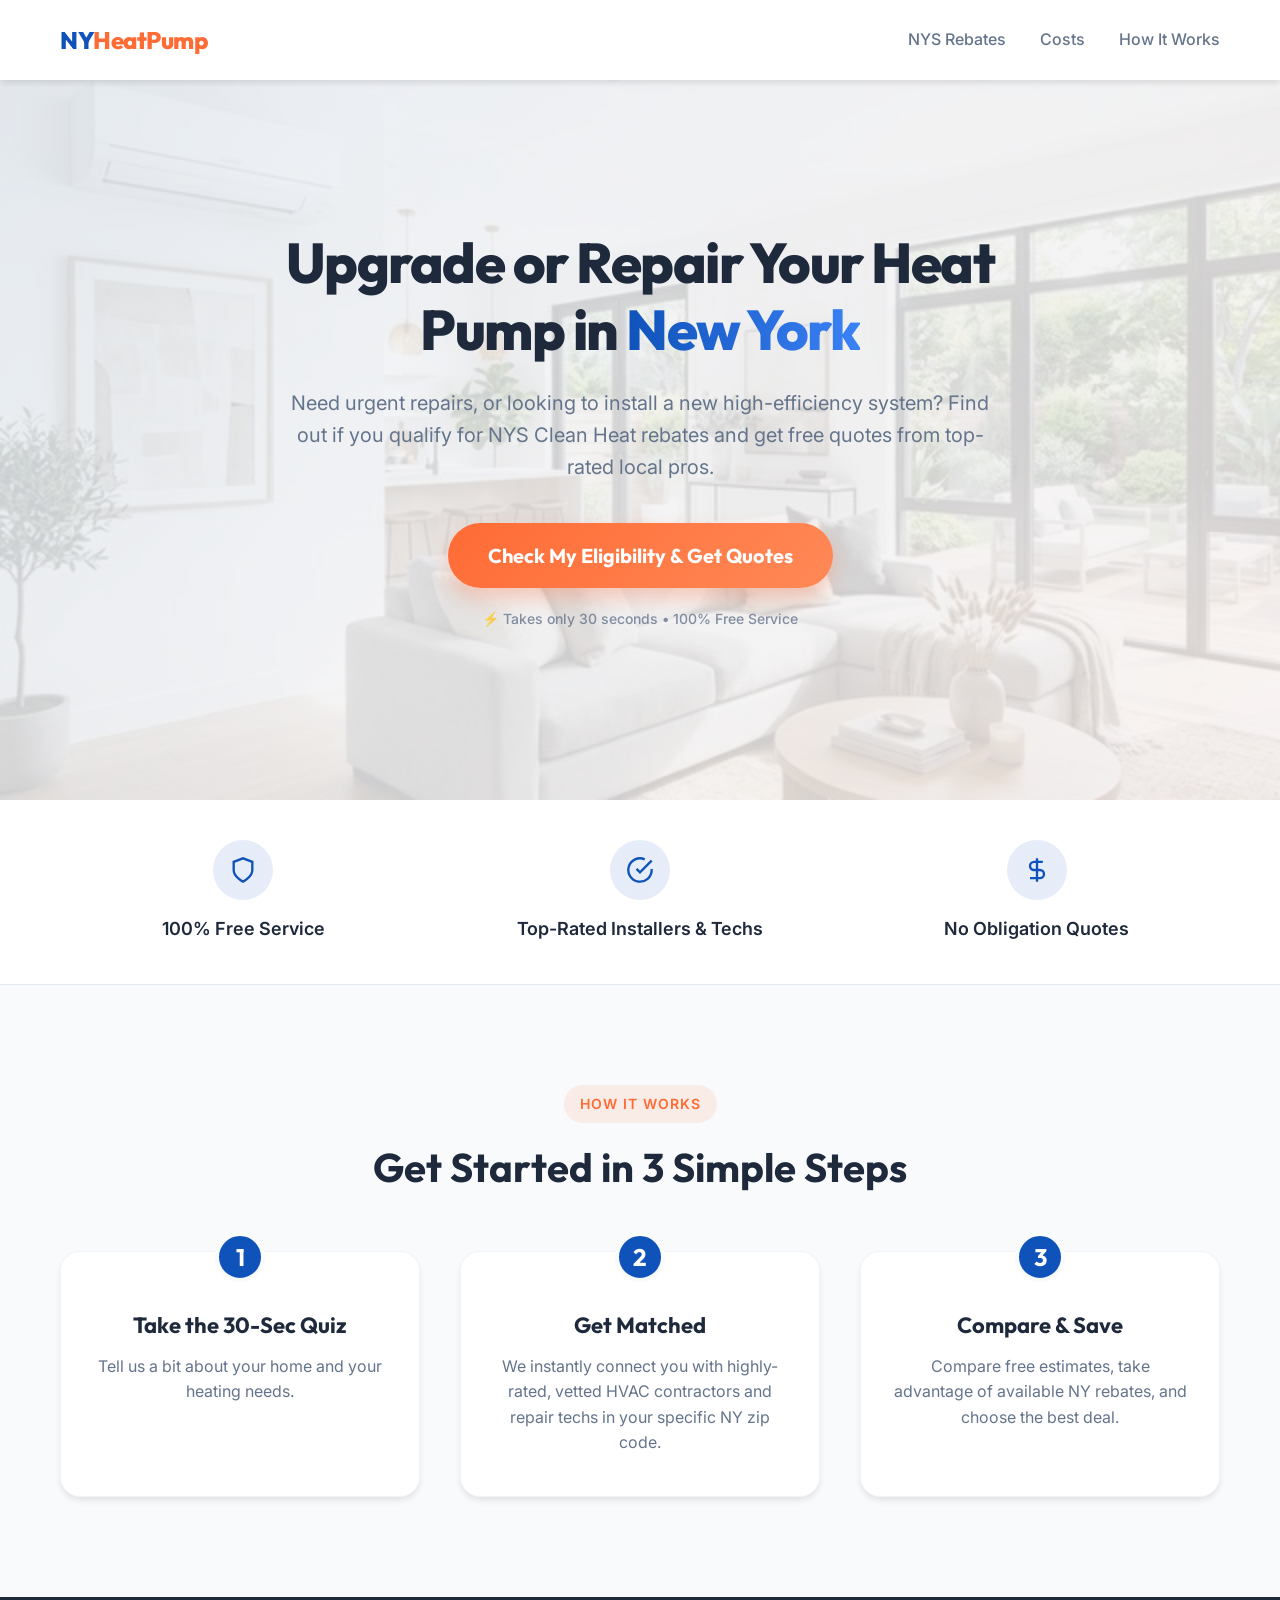
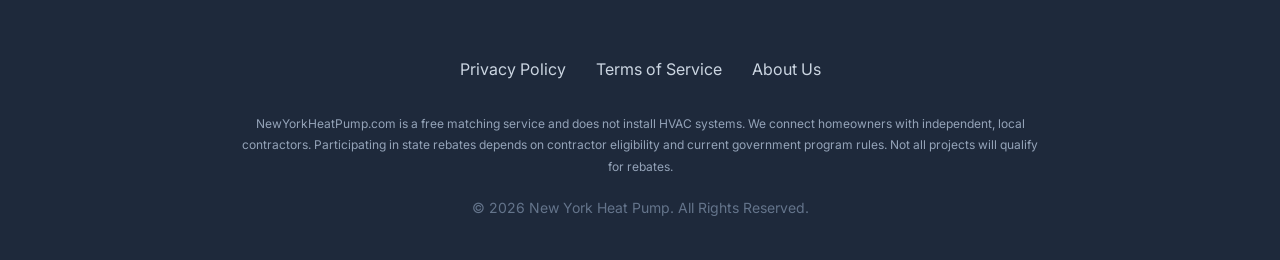
<file: index.html>
<!DOCTYPE html>
<html lang="en">
<head>
    <meta charset="UTF-8">
    <meta name="viewport" content="width=device-width, initial-scale=1.0">
    <title>Upgrade to a High-Efficiency Heat Pump in New York | New York Heat Pump</title>
    <meta name="description" content="Stop overpaying for heating and cooling. Find out if you qualify for NYS Clean Heat rebates and get free quotes from top-rated local installers.">
    <link href="https://fonts.googleapis.com/css2?family=Outfit:wght@300;400;500;600;700;800&family=Inter:wght@400;500&display=swap" rel="stylesheet">
    <link rel="stylesheet" href="style.css">
</head>
<body>
    <header class="navbar">
        <div class="container nav-content">
            <div class="logo">
                <span class="logo-ny">NY</span><span class="logo-text">HeatPump</span>
            </div>
            <nav>
                <a href="rebates.html">NYS Rebates</a>
                <a href="cost.html">Costs</a>
                <a href="about.html">How It Works</a>
            </nav>
        </div>
    </header>

    <main>
        <!-- Hero Section -->
        <section class="hero">
            <div class="container hero-wrapper">
                <div class="hero-content" id="hero-content">
                    <h1>Upgrade or Repair Your Heat Pump in <span class="highlight">New York</span></h1>
                    <p>Need urgent repairs, or looking to install a new high-efficiency system? Find out if you qualify for NYS Clean Heat rebates and get free quotes from top-rated local pros.</p>
                    <button class="cta-button pulse" onclick="startQuiz()">Check My Eligibility & Get Quotes</button>
                    <p class="hero-micro-text">⚡ Takes only 30 seconds • 100% Free Service</p>
                </div>
                
                <!-- Quiz Container (Initially Hidden) -->
                <div class="quiz-container" id="quiz-container" style="display: none;">
                    <div class="progress-bar">
                        <div class="progress-fill" id="progress-fill"></div>
                    </div>
                    <div id="quiz-content" class="quiz-content">
                        <!-- Content injected via JS -->
                    </div>
                </div>
            </div>
            <div class="hero-background"></div>
        </section>

        <!-- Trust Bar -->
        <section class="trust-bar">
            <div class="container trust-grid">
                <div class="trust-item">
                    <div class="icon-wrapper">
                        <svg viewBox="0 0 24 24" fill="none" stroke="currentColor" stroke-width="2"><path d="M12 22s8-4 8-10V5l-8-3-8 3v7c0 6 8 10 8 10z"></path></svg>
                    </div>
                    <span>100% Free Service</span>
                </div>
                <div class="trust-item">
                    <div class="icon-wrapper">
                        <svg viewBox="0 0 24 24" fill="none" stroke="currentColor" stroke-width="2"><path d="M22 11.08V12a10 10 0 1 1-5.93-9.14"></path><polyline points="22 4 12 14.01 9 11.01"></polyline></svg>
                    </div>
                    <span>Top-Rated Installers & Techs</span>
                </div>
                <div class="trust-item">
                    <div class="icon-wrapper">
                        <svg viewBox="0 0 24 24" fill="none" stroke="currentColor" stroke-width="2"><path d="M12 2v20M17 5H9.5a3.5 3.5 0 0 0 0 7h5a3.5 3.5 0 0 1 0 7H6"></path></svg>
                    </div>
                    <span>No Obligation Quotes</span>
                </div>
            </div>
        </section>

        <!-- How It Works Section -->
        <section class="how-it-works container">
            <div class="section-badge">How It Works</div>
            <h2>Get Started in 3 Simple Steps</h2>
            <div class="steps-grid">
                <div class="step-card glass">
                    <div class="step-number">1</div>
                    <h3>Take the 30-Sec Quiz</h3>
                    <p>Tell us a bit about your home and your heating needs.</p>
                </div>
                <div class="step-card glass">
                    <div class="step-number">2</div>
                    <h3>Get Matched</h3>
                    <p>We instantly connect you with highly-rated, vetted HVAC contractors and repair techs in your specific NY zip code.</p>
                </div>
                <div class="step-card glass">
                    <div class="step-number">3</div>
                    <h3>Compare & Save</h3>
                    <p>Compare free estimates, take advantage of available NY rebates, and choose the best deal.</p>
                </div>
            </div>
        </section>
    </main>

    <footer>
        <div class="container footer-content">
            <div class="footer-links">
                <a href="privacy.html">Privacy Policy</a>
                <a href="terms.html">Terms of Service</a>
                <a href="about.html">About Us</a>
            </div>
            <p class="disclaimer">
                NewYorkHeatPump.com is a free matching service and does not install HVAC systems. We connect homeowners with independent, local contractors. Participating in state rebates depends on contractor eligibility and current government program rules. Not all projects will qualify for rebates.
            </p>
            <p class="copyright">&copy; 2026 New York Heat Pump. All Rights Reserved.</p>
        </div>
    </footer>

    <script src="app.js"></script>
</body>
</html>
</file>
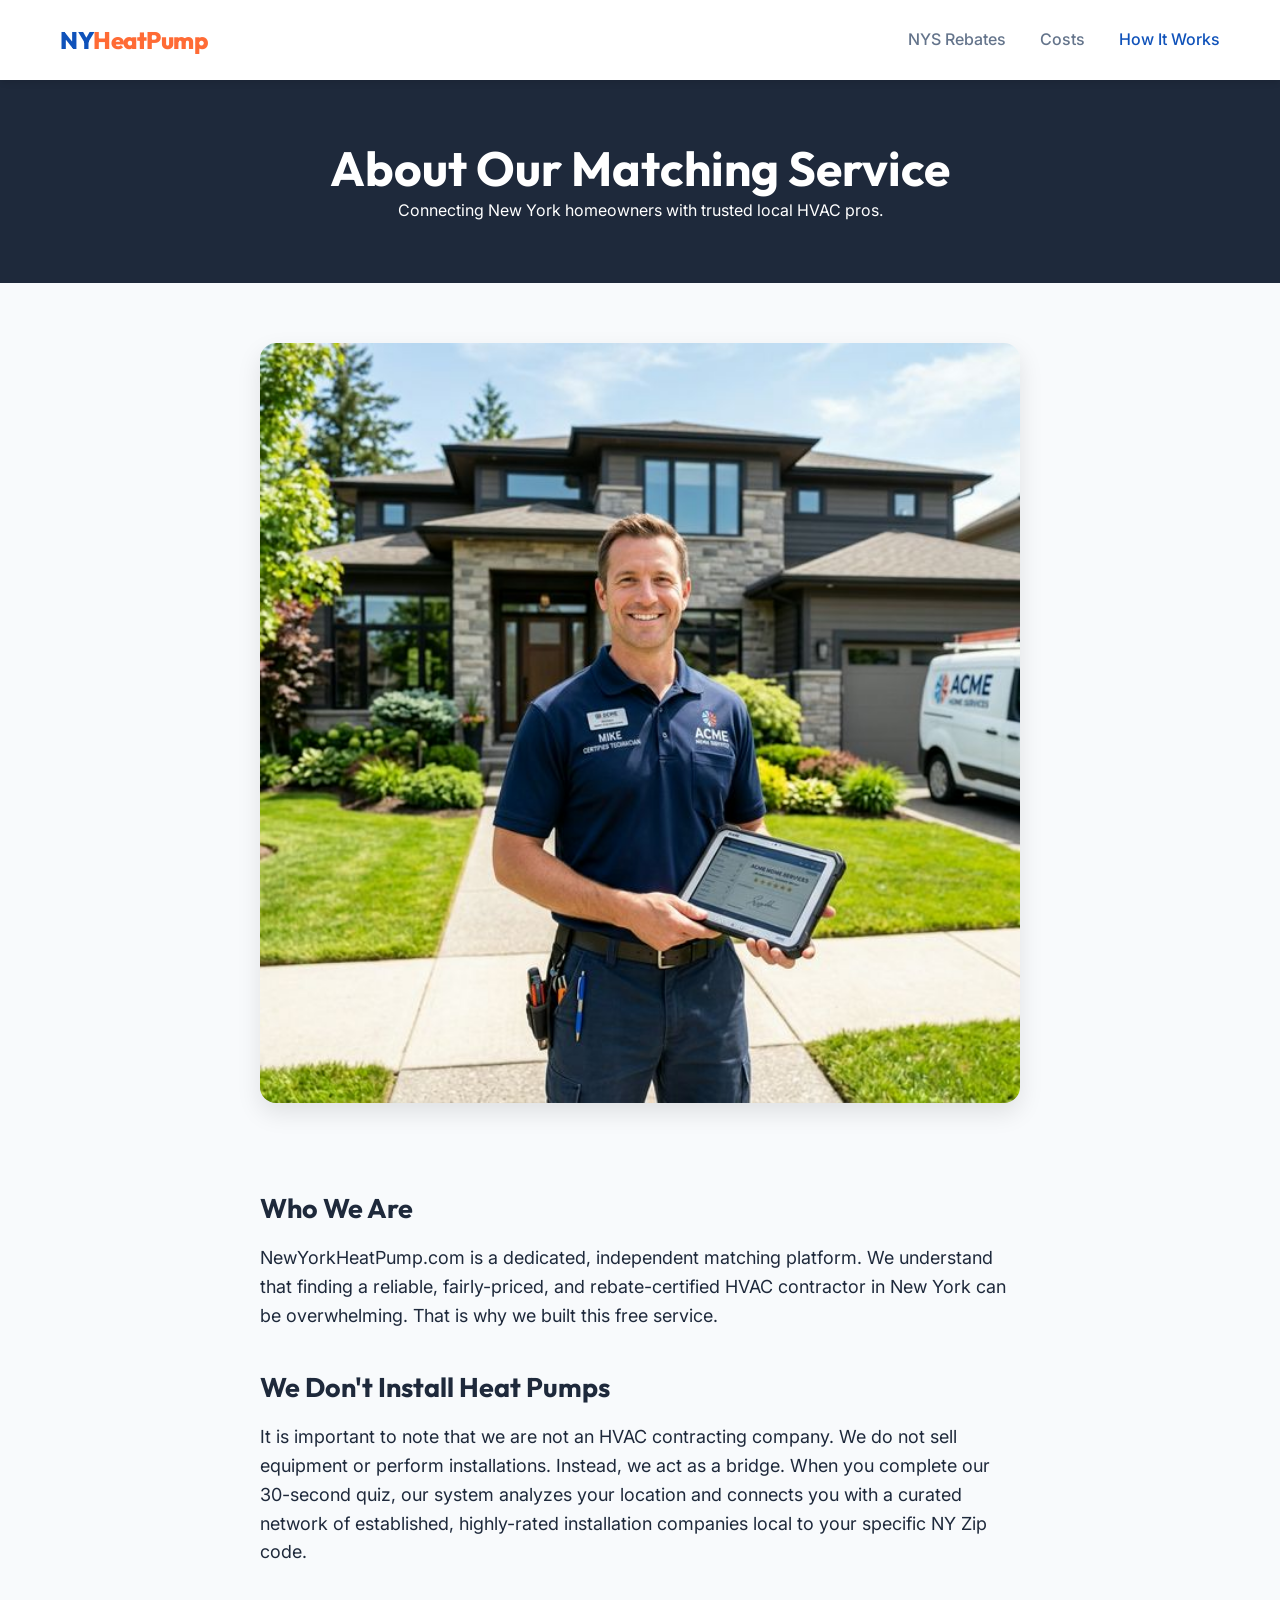
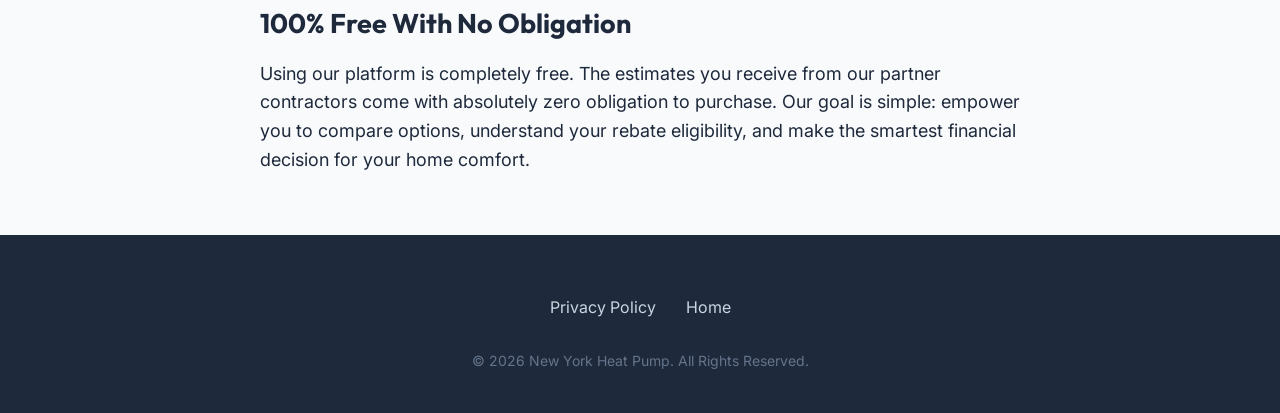
<file: about.html>
<!DOCTYPE html>
<html lang="en">
<head>
    <meta charset="UTF-8">
    <meta name="viewport" content="width=device-width, initial-scale=1.0">
    <title>How it Works | New York Heat Pump</title>
    <link href="https://fonts.googleapis.com/css2?family=Outfit:wght@300;400;500;600;700;800&family=Inter:wght@400;500&display=swap" rel="stylesheet">
    <link rel="stylesheet" href="style.css">
    <style>
        .page-header { background: var(--dark); color: white; padding: 60px 20px; text-align: center; }
        .page-header h1 { color: white; font-size: 48px; }
        .content { max-width: 800px; margin: 60px auto; padding: 0 20px; font-size: 18px; }
        .content h2 { margin-top: 40px; margin-bottom: 20px; }
    </style>
</head>
<body>
    <header class="navbar">
        <div class="container nav-content">
            <div class="logo">
                <a href="index.html" style="text-decoration:none;"><span class="logo-ny">NY</span><span class="logo-text">HeatPump</span></a>
            </div>
            <nav>
                <a href="rebates.html">NYS Rebates</a>
                <a href="cost.html">Costs</a>
                <a href="about.html" style="color:var(--primary);">How It Works</a>
            </nav>
        </div>
    </header>

    <div class="page-header">
        <div class="container">
            <h1>About Our Matching Service</h1>
            <p>Connecting New York homeowners with trusted local HVAC pros.</p>
        </div>
    </div>

    <div class="content">
        <img src="about-bg.png" alt="Trusted NY HVAC Professional" style="width: 100%; border-radius: 16px; margin-bottom: 40px; box-shadow: 0 10px 25px rgba(0,0,0,0.1);">
        
        <h2>Who We Are</h2>
        <p>NewYorkHeatPump.com is a dedicated, independent matching platform. We understand that finding a reliable, fairly-priced, and rebate-certified HVAC contractor in New York can be overwhelming. That is why we built this free service.</p>
        
        <h2>We Don't Install Heat Pumps</h2>
        <p>It is important to note that we are not an HVAC contracting company. We do not sell equipment or perform installations. Instead, we act as a bridge. When you complete our 30-second quiz, our system analyzes your location and connects you with a curated network of established, highly-rated installation companies local to your specific NY Zip code.</p>

        <h2>100% Free With No Obligation</h2>
        <p>Using our platform is completely free. The estimates you receive from our partner contractors come with absolutely zero obligation to purchase. Our goal is simple: empower you to compare options, understand your rebate eligibility, and make the smartest financial decision for your home comfort.</p>
    </div>

    <footer>
        <div class="container footer-content">
            <div class="footer-links">
                <a href="privacy.html">Privacy Policy</a>
                <a href="index.html">Home</a>
            </div>
            <p class="copyright">&copy; 2026 New York Heat Pump. All Rights Reserved.</p>
        </div>
    </footer>
</body>
</html>
</file>
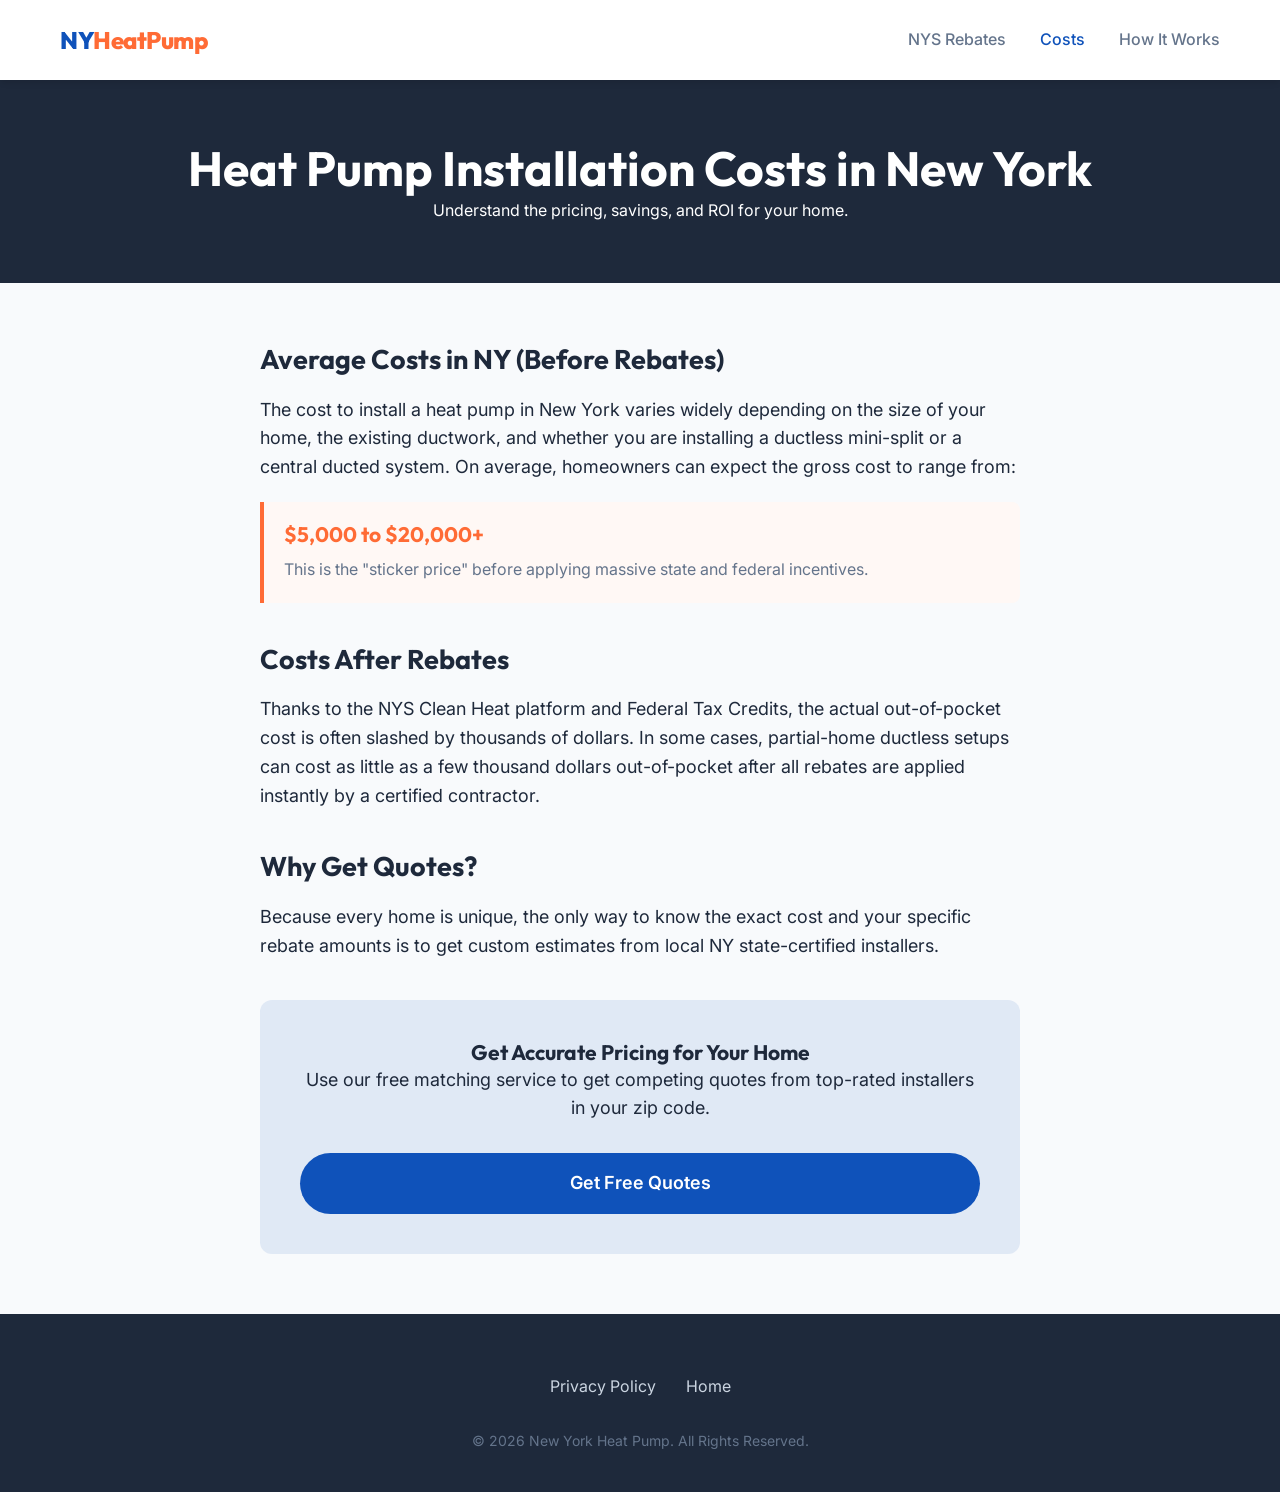
<file: cost.html>
<!DOCTYPE html>
<html lang="en">
<head>
    <meta charset="UTF-8">
    <meta name="viewport" content="width=device-width, initial-scale=1.0">
    <title>How Much Does a Heat Pump Cost in NY? | New York Heat Pump</title>
    <link href="https://fonts.googleapis.com/css2?family=Outfit:wght@300;400;500;600;700;800&family=Inter:wght@400;500&display=swap" rel="stylesheet">
    <link rel="stylesheet" href="style.css">
    <style>
        .page-header { background: var(--dark); color: white; padding: 60px 20px; text-align: center; }
        .page-header h1 { color: white; font-size: 48px; }
        .content { max-width: 800px; margin: 60px auto; padding: 0 20px; font-size: 18px; }
        .content h2 { margin-top: 40px; margin-bottom: 20px; }
        .cost-box { border-left: 4px solid var(--secondary); padding: 20px; background: #fff8f5; margin: 20px 0; border-radius: 0 8px 8px 0; }
        .cta-banner { background: rgba(15,82,186,0.1); padding: 40px; border-radius: 12px; text-align: center; margin-top: 40px; }
    </style>
</head>
<body>
    <header class="navbar">
        <div class="container nav-content">
            <div class="logo">
                <a href="index.html" style="text-decoration:none;"><span class="logo-ny">NY</span><span class="logo-text">HeatPump</span></a>
            </div>
            <nav>
                <a href="rebates.html">NYS Rebates</a>
                <a href="cost.html" style="color:var(--primary);">Costs</a>
                <a href="about.html">How It Works</a>
            </nav>
        </div>
    </header>

    <div class="page-header">
        <div class="container">
            <h1>Heat Pump Installation Costs in New York</h1>
            <p>Understand the pricing, savings, and ROI for your home.</p>
        </div>
    </div>

    <div class="content">
        <h2>Average Costs in NY (Before Rebates)</h2>
        <p>The cost to install a heat pump in New York varies widely depending on the size of your home, the existing ductwork, and whether you are installing a ductless mini-split or a central ducted system. On average, homeowners can expect the gross cost to range from:</p>
        
        <div class="cost-box">
            <h3 style="color: var(--secondary); margin-bottom: 10px;">$5,000 to $20,000+</h3>
            <p style="font-size: 16px; color: var(--gray);">This is the "sticker price" before applying massive state and federal incentives.</p>
        </div>

        <h2>Costs After Rebates</h2>
        <p>Thanks to the NYS Clean Heat platform and Federal Tax Credits, the actual out-of-pocket cost is often slashed by thousands of dollars. In some cases, partial-home ductless setups can cost as little as a few thousand dollars out-of-pocket after all rebates are applied instantly by a certified contractor.</p>

        <h2>Why Get Quotes?</h2>
        <p>Because every home is unique, the only way to know the exact cost and your specific rebate amounts is to get custom estimates from local NY state-certified installers.</p>

        <div class="cta-banner">
            <h3>Get Accurate Pricing for Your Home</h3>
            <p style="margin-bottom: 20px;">Use our free matching service to get competing quotes from top-rated installers in your zip code.</p>
            <a href="index.html" class="quiz-btn" style="display:inline-block; text-decoration:none;">Get Free Quotes</a>
        </div>
    </div>

    <footer>
        <div class="container footer-content">
            <div class="footer-links">
                <a href="privacy.html">Privacy Policy</a>
                <a href="index.html">Home</a>
            </div>
            <p class="copyright">&copy; 2026 New York Heat Pump. All Rights Reserved.</p>
        </div>
    </footer>
</body>
</html>
</file>
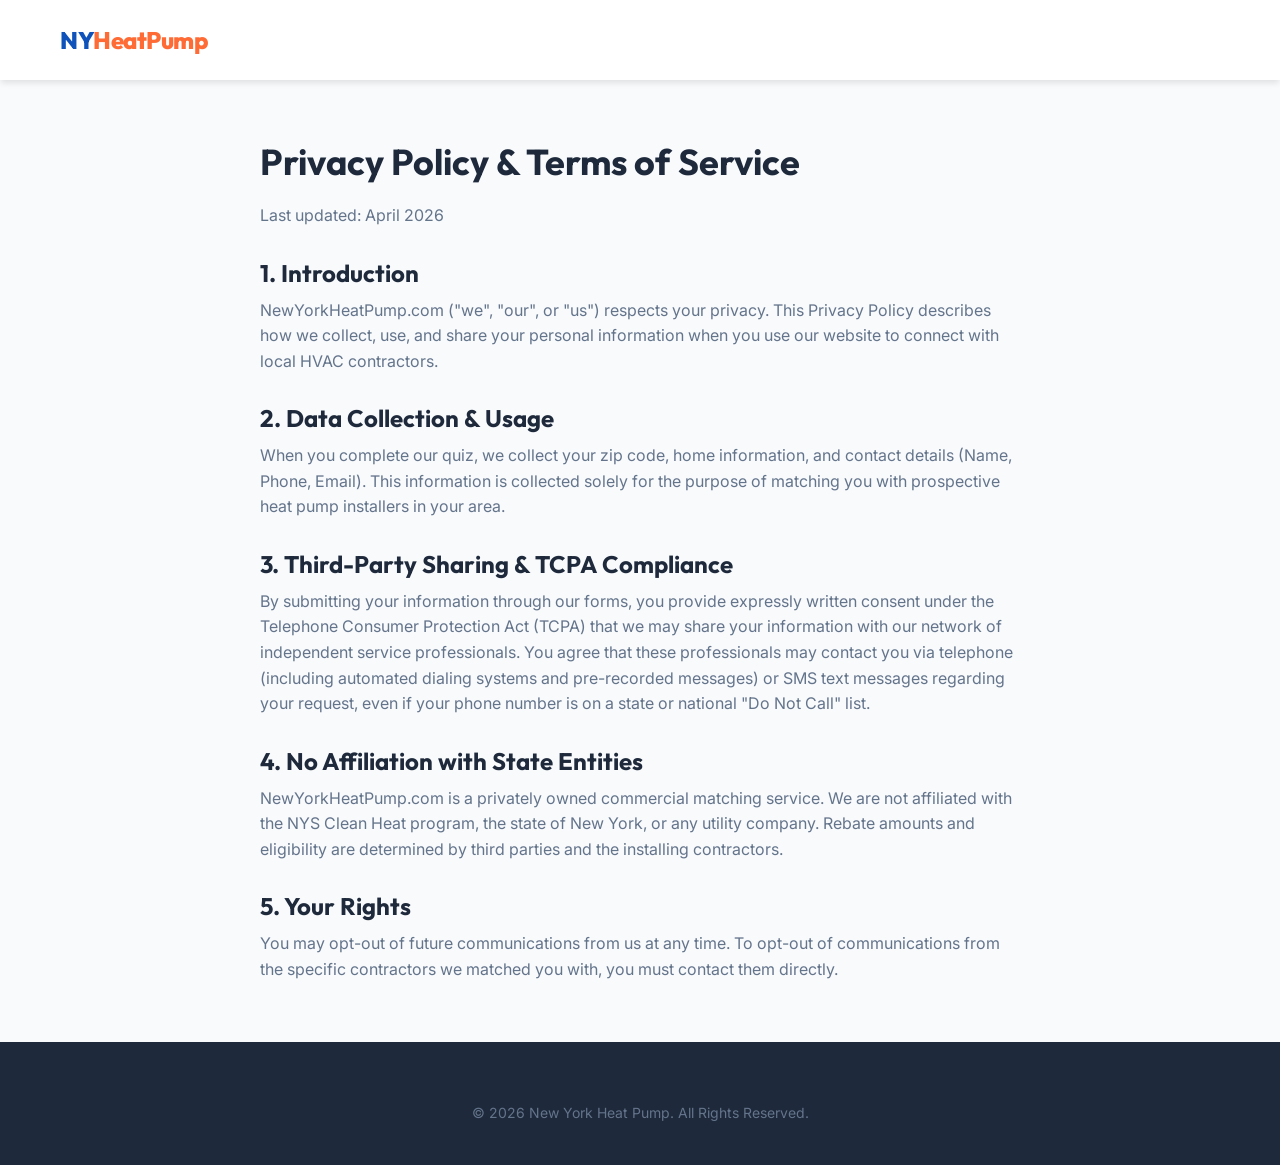
<file: privacy.html>
<!DOCTYPE html>
<html lang="en">
<head>
    <meta charset="UTF-8">
    <meta name="viewport" content="width=device-width, initial-scale=1.0">
    <title>Privacy Policy & Terms | New York Heat Pump</title>
    <link href="https://fonts.googleapis.com/css2?family=Outfit:wght@300;400;500;600;700;800&family=Inter:wght@400;500&display=swap" rel="stylesheet">
    <link rel="stylesheet" href="style.css">
    <style>
        .content { max-width: 800px; margin: 60px auto; padding: 0 20px; font-size: 16px; color: var(--gray); }
        .content h1 { color: var(--dark); font-size: 36px; margin-bottom: 20px; }
        .content h2 { color: var(--dark); margin-top: 30px; margin-bottom: 10px; font-size: 24px; }
    </style>
</head>
<body>
    <header class="navbar">
        <div class="container nav-content">
            <div class="logo">
                <a href="index.html" style="text-decoration:none;"><span class="logo-ny">NY</span><span class="logo-text">HeatPump</span></a>
            </div>
        </div>
    </header>

    <div class="content">
        <h1>Privacy Policy & Terms of Service</h1>
        <p>Last updated: April 2026</p>

        <h2>1. Introduction</h2>
        <p>NewYorkHeatPump.com ("we", "our", or "us") respects your privacy. This Privacy Policy describes how we collect, use, and share your personal information when you use our website to connect with local HVAC contractors.</p>

        <h2>2. Data Collection & Usage</h2>
        <p>When you complete our quiz, we collect your zip code, home information, and contact details (Name, Phone, Email). This information is collected solely for the purpose of matching you with prospective heat pump installers in your area.</p>

        <h2>3. Third-Party Sharing & TCPA Compliance</h2>
        <p>By submitting your information through our forms, you provide expressly written consent under the Telephone Consumer Protection Act (TCPA) that we may share your information with our network of independent service professionals. You agree that these professionals may contact you via telephone (including automated dialing systems and pre-recorded messages) or SMS text messages regarding your request, even if your phone number is on a state or national "Do Not Call" list.</p>

        <h2>4. No Affiliation with State Entities</h2>
        <p>NewYorkHeatPump.com is a privately owned commercial matching service. We are not affiliated with the NYS Clean Heat program, the state of New York, or any utility company. Rebate amounts and eligibility are determined by third parties and the installing contractors.</p>

        <h2>5. Your Rights</h2>
        <p>You may opt-out of future communications from us at any time. To opt-out of communications from the specific contractors we matched you with, you must contact them directly.</p>
    </div>

    <footer>
        <div class="container footer-content">
            <p class="copyright" style="text-align:center;">&copy; 2026 New York Heat Pump. All Rights Reserved.</p>
        </div>
    </footer>
</body>
</html>
</file>
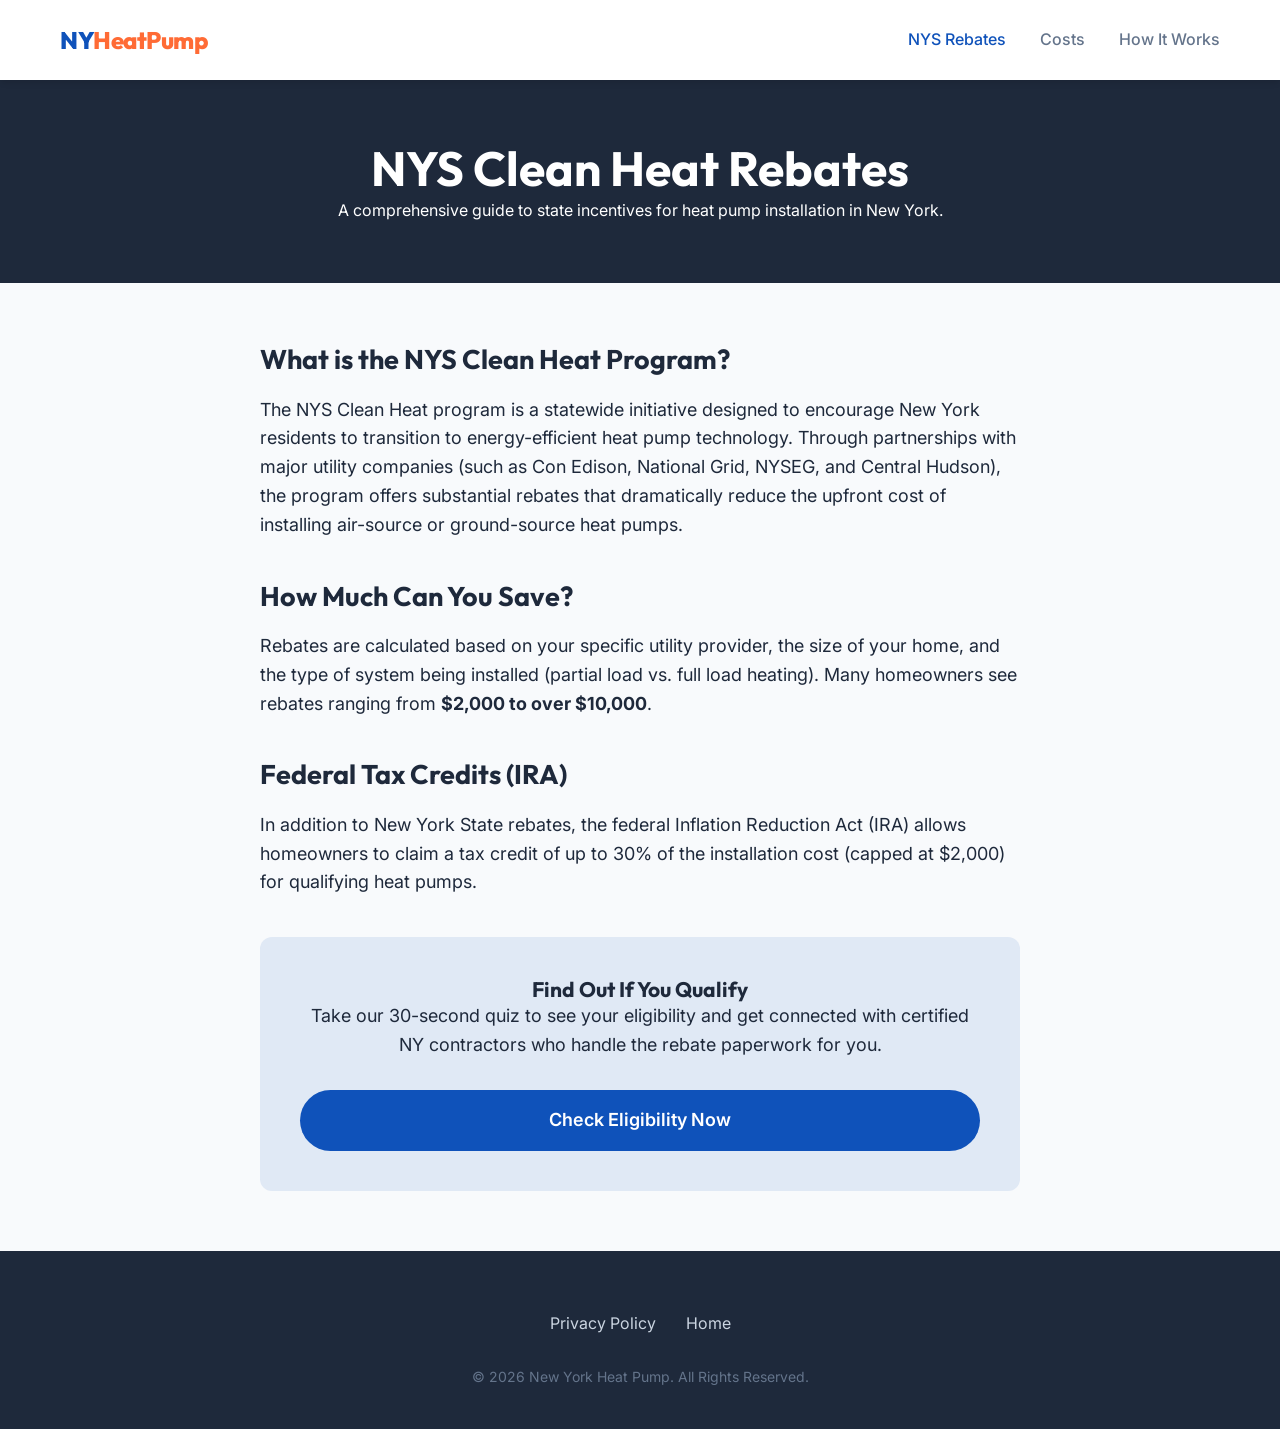
<file: rebates.html>
<!DOCTYPE html>
<html lang="en">
<head>
    <meta charset="UTF-8">
    <meta name="viewport" content="width=device-width, initial-scale=1.0">
    <title>NYS Clean Heat Rebates 2026 | New York Heat Pump</title>
    <link href="https://fonts.googleapis.com/css2?family=Outfit:wght@300;400;500;600;700;800&family=Inter:wght@400;500&display=swap" rel="stylesheet">
    <link rel="stylesheet" href="style.css">
    <style>
        .page-header { background: var(--dark); color: white; padding: 60px 20px; text-align: center; }
        .page-header h1 { color: white; font-size: 48px; }
        .content { max-width: 800px; margin: 60px auto; padding: 0 20px; font-size: 18px; }
        .content h2 { margin-top: 40px; margin-bottom: 20px; }
        .cta-banner { background: rgba(15,82,186,0.1); padding: 40px; border-radius: 12px; text-align: center; margin-top: 40px; }
    </style>
</head>
<body>
    <header class="navbar">
        <div class="container nav-content">
            <div class="logo">
                <a href="index.html" style="text-decoration:none;"><span class="logo-ny">NY</span><span class="logo-text">HeatPump</span></a>
            </div>
            <nav>
                <a href="rebates.html" style="color:var(--primary);">NYS Rebates</a>
                <a href="cost.html">Costs</a>
                <a href="about.html">How It Works</a>
            </nav>
        </div>
    </header>

    <div class="page-header">
        <div class="container">
            <h1>NYS Clean Heat Rebates</h1>
            <p>A comprehensive guide to state incentives for heat pump installation in New York.</p>
        </div>
    </div>

    <div class="content">
        <h2>What is the NYS Clean Heat Program?</h2>
        <p>The NYS Clean Heat program is a statewide initiative designed to encourage New York residents to transition to energy-efficient heat pump technology. Through partnerships with major utility companies (such as Con Edison, National Grid, NYSEG, and Central Hudson), the program offers substantial rebates that dramatically reduce the upfront cost of installing air-source or ground-source heat pumps.</p>
        
        <h2>How Much Can You Save?</h2>
        <p>Rebates are calculated based on your specific utility provider, the size of your home, and the type of system being installed (partial load vs. full load heating). Many homeowners see rebates ranging from <strong>$2,000 to over $10,000</strong>.</p>
        
        <h2>Federal Tax Credits (IRA)</h2>
        <p>In addition to New York State rebates, the federal Inflation Reduction Act (IRA) allows homeowners to claim a tax credit of up to 30% of the installation cost (capped at $2,000) for qualifying heat pumps.</p>

        <div class="cta-banner">
            <h3>Find Out If You Qualify</h3>
            <p style="margin-bottom: 20px;">Take our 30-second quiz to see your eligibility and get connected with certified NY contractors who handle the rebate paperwork for you.</p>
            <a href="index.html" class="quiz-btn" style="display:inline-block; text-decoration:none;">Check Eligibility Now</a>
        </div>
    </div>

    <footer>
        <div class="container footer-content">
            <div class="footer-links">
                <a href="privacy.html">Privacy Policy</a>
                <a href="index.html">Home</a>
            </div>
            <p class="copyright">&copy; 2026 New York Heat Pump. All Rights Reserved.</p>
        </div>
    </footer>
</body>
</html>
</file>
<file: style.css>
:root {
    --primary: #0F52BA; /* Sapphire Blue */
    --primary-light: #3B82F6;
    --primary-dark: #073885;
    --secondary: #FF6B35; /* Heat Orange */
    --accent: #10B981; /* Success Green */
    --dark: #1E293B;
    --gray: #64748B;
    --light: #F8FAFC;
    --white: #FFFFFF;
    --glass-bg: rgba(255, 255, 255, 0.95);
    --glass-border: rgba(255, 255, 255, 0.2);
    --shadow-sm: 0 4px 6px -1px rgba(0, 0, 0, 0.1);
    --shadow-lg: 0 20px 25px -5px rgba(0, 0, 0, 0.1), 0 10px 10px -5px rgba(0, 0, 0, 0.04);
}

* {
    margin: 0;
    padding: 0;
    box-sizing: border-box;
}

body {
    font-family: 'Inter', sans-serif;
    color: var(--dark);
    background-color: var(--light);
    line-height: 1.6;
    -webkit-font-smoothing: antialiased;
}

h1, h2, h3, h4 {
    font-family: 'Outfit', sans-serif;
    color: var(--dark);
    line-height: 1.2;
}

.container {
    max-width: 1200px;
    margin: 0 auto;
    padding: 0 20px;
}

/* Navbar */
.navbar {
    background-color: var(--white);
    box-shadow: var(--shadow-sm);
    position: sticky;
    top: 0;
    z-index: 100;
}

.nav-content {
    display: flex;
    justify-content: space-between;
    align-items: center;
    height: 80px;
}

.logo {
    font-family: 'Outfit', sans-serif;
    font-size: 24px;
    font-weight: 800;
    letter-spacing: -0.5px;
}

.logo-ny {
    color: var(--primary);
}

.logo-text {
    color: var(--secondary);
}

nav a {
    text-decoration: none;
    color: var(--gray);
    font-weight: 500;
    margin-left: 30px;
    transition: color 0.3s ease;
}

nav a:hover {
    color: var(--primary);
}

/* Hero Section */
.hero {
    position: relative;
    padding: 100px 0 80px;
    background: linear-gradient(135deg, rgba(15,82,186,0.05) 0%, rgba(255,107,53,0.05) 100%);
    overflow: hidden;
    min-height: 80vh;
    display: flex;
    align-items: center;
}

.hero-wrapper {
    position: relative;
    z-index: 10;
    display: flex;
    justify-content: center;
    align-items: center;
    flex-direction: column;
    text-align: center;
}

.hero-content {
    max-width: 800px;
    margin: 0 auto;
    animation: fadeInUp 0.8s ease forwards;
}

.hero h1 {
    font-size: 56px;
    font-weight: 800;
    margin-bottom: 24px;
    letter-spacing: -1.5px;
}

.highlight {
    background: linear-gradient(90deg, var(--primary), var(--primary-light));
    -webkit-background-clip: text;
    -webkit-text-fill-color: transparent;
}

.hero p {
    font-size: 20px;
    color: var(--gray);
    margin-bottom: 40px;
    max-width: 700px;
    margin-left: auto;
    margin-right: auto;
}

.cta-button {
    background: linear-gradient(135deg, var(--secondary) 0%, #ff8957 100%);
    color: var(--white);
    border: none;
    padding: 20px 40px;
    font-size: 20px;
    font-weight: 700;
    font-family: 'Outfit', sans-serif;
    border-radius: 50px;
    cursor: pointer;
    box-shadow: 0 10px 20px rgba(255, 107, 53, 0.3);
    transition: transform 0.3s cubic-bezier(0.175, 0.885, 0.32, 1.275), box-shadow 0.3s ease;
}

.cta-button:hover {
    transform: translateY(-3px) scale(1.02);
    box-shadow: 0 15px 25px rgba(255, 107, 53, 0.4);
}

.hero-micro-text {
    font-size: 14px !important;
    font-weight: 500;
    margin-top: 20px !important;
    opacity: 0.8;
}

.hero-background {
    position: absolute;
    top: 0;
    left: 0;
    width: 100%;
    height: 100%;
    background-image: url('hero-bg.png'); /* You will place the image here */
    background-size: cover;
    background-position: center;
    opacity: 0.15; /* Makes it subtle so text is readable */
    z-index: 1;
}

/* Quiz Container */
.quiz-container {
    background: var(--white);
    border-radius: 24px;
    box-shadow: var(--shadow-lg);
    width: 100%;
    max-width: 650px;
    margin: 0 auto;
    overflow: hidden;
    animation: slideInUp 0.6s ease forwards;
}

.progress-bar {
    height: 6px;
    background: #E2E8F0;
    width: 100%;
}

.progress-fill {
    height: 100%;
    background: var(--primary);
    width: 0%;
    transition: width 0.5s ease-in-out;
}

.quiz-content {
    padding: 40px;
    text-align: center;
}

.quiz-question {
    font-size: 28px;
    font-weight: 700;
    margin-bottom: 30px;
    color: var(--dark);
}

.quiz-options {
    display: flex;
    flex-direction: column;
    gap: 15px;
}

.quiz-option {
    background: var(--light);
    border: 2px solid transparent;
    padding: 18px 24px;
    border-radius: 12px;
    font-size: 18px;
    font-weight: 600;
    color: var(--dark);
    cursor: pointer;
    transition: all 0.2s ease;
    text-align: left;
    display: flex;
    align-items: center;
}

.quiz-option:hover {
    background: #EFF6FF;
    border-color: var(--primary-light);
    transform: translateX(5px);
}

.quiz-input {
    width: 100%;
    padding: 20px;
    font-size: 20px;
    border: 2px solid #E2E8F0;
    border-radius: 12px;
    margin-bottom: 20px;
    font-family: 'Inter', sans-serif;
    outline: none;
    transition: border-color 0.3s ease;
    text-align: center;
    letter-spacing: 2px;
}

.quiz-input:focus {
    border-color: var(--primary);
}

.quiz-btn {
    background: var(--primary);
    color: white;
    border: none;
    padding: 16px 40px;
    font-size: 18px;
    font-weight: 600;
    border-radius: 50px;
    cursor: pointer;
    transition: background 0.3s ease;
    width: 100%;
    margin-top: 10px;
}

.quiz-btn:hover {
    background: var(--primary-dark);
}

.tcpa-text {
    font-size: 12px;
    color: var(--gray);
    text-align: left;
    margin-top: 20px;
    display: flex;
    align-items: flex-start;
    gap: 10px;
    line-height: 1.5;
}

.tcpa-text input {
    margin-top: 3px;
    accent-color: var(--primary);
    width: 16px;
    height: 16px;
}

/* Trust Bar */
.trust-bar {
    background: var(--white);
    padding: 40px 0;
    border-bottom: 1px solid #E2E8F0;
}

.trust-grid {
    display: grid;
    grid-template-columns: repeat(3, 1fr);
    gap: 30px;
    text-align: center;
}

.trust-item {
    display: flex;
    flex-direction: column;
    align-items: center;
    gap: 15px;
}

.icon-wrapper {
    width: 60px;
    height: 60px;
    border-radius: 50%;
    background: rgba(15, 82, 186, 0.1);
    display: flex;
    align-items: center;
    justify-content: center;
    color: var(--primary);
}

.icon-wrapper svg {
    width: 28px;
    height: 28px;
}

.trust-item span {
    font-weight: 600;
    font-size: 18px;
}

/* How It Works */
.how-it-works {
    padding: 100px 20px;
    text-align: center;
}

.section-badge {
    background: rgba(255, 107, 53, 0.1);
    color: var(--secondary);
    padding: 8px 16px;
    border-radius: 50px;
    font-weight: 600;
    font-size: 14px;
    display: inline-block;
    margin-bottom: 20px;
    text-transform: uppercase;
    letter-spacing: 1px;
}

.how-it-works h2 {
    font-size: 40px;
    margin-bottom: 60px;
}

.steps-grid {
    display: grid;
    grid-template-columns: repeat(3, 1fr);
    gap: 40px;
}

.step-card {
    background: var(--white);
    padding: 40px 30px;
    border-radius: 20px;
    box-shadow: var(--shadow-sm);
    position: relative;
    transition: transform 0.3s ease, box-shadow 0.3s ease;
    border: 1px solid #f1f5f9;
}

.step-card:hover {
    transform: translateY(-10px);
    box-shadow: var(--shadow-lg);
}

.step-number {
    position: absolute;
    top: -20px;
    left: 50%;
    transform: translateX(-50%);
    width: 50px;
    height: 50px;
    background: var(--primary);
    color: var(--white);
    border-radius: 50%;
    display: flex;
    align-items: center;
    justify-content: center;
    font-size: 24px;
    font-weight: 700;
    font-family: 'Outfit', sans-serif;
    border: 4px solid var(--light);
}

.step-card h3 {
    margin-top: 20px;
    margin-bottom: 15px;
    font-size: 22px;
}

.step-card p {
    color: var(--gray);
}

/* Footer */
footer {
    background: var(--dark);
    color: #94A3B8;
    padding: 60px 0 40px;
    text-align: center;
}

.footer-links {
    margin-bottom: 30px;
    display: flex;
    justify-content: center;
    gap: 30px;
}

.footer-links a {
    color: #CBD5E1;
    text-decoration: none;
    transition: color 0.3s ease;
}

.footer-links a:hover {
    color: var(--white);
}

.disclaimer {
    font-size: 12px;
    max-width: 800px;
    margin: 0 auto 20px;
    line-height: 1.8;
}

.copyright {
    font-size: 14px;
    color: #64748B;
}

/* Animations */
@keyframes fadeInUp {
    from { opacity: 0; transform: translateY(20px); }
    to { opacity: 1; transform: translateY(0); }
}

@keyframes slideInUp {
    from { opacity: 0; transform: translateY(40px); }
    to { opacity: 1; transform: translateY(0); }
}

/* Responsive */
@media (max-width: 992px) {
    .trust-grid, .steps-grid {
        grid-template-columns: repeat(1, 1fr);
        gap: 50px;
    }
    
    .hero h1 {
        font-size: 42px;
    }
    
    nav {
        display: none; /* Add mobile menu later if fully fleshed out */
    }
}
</file>
